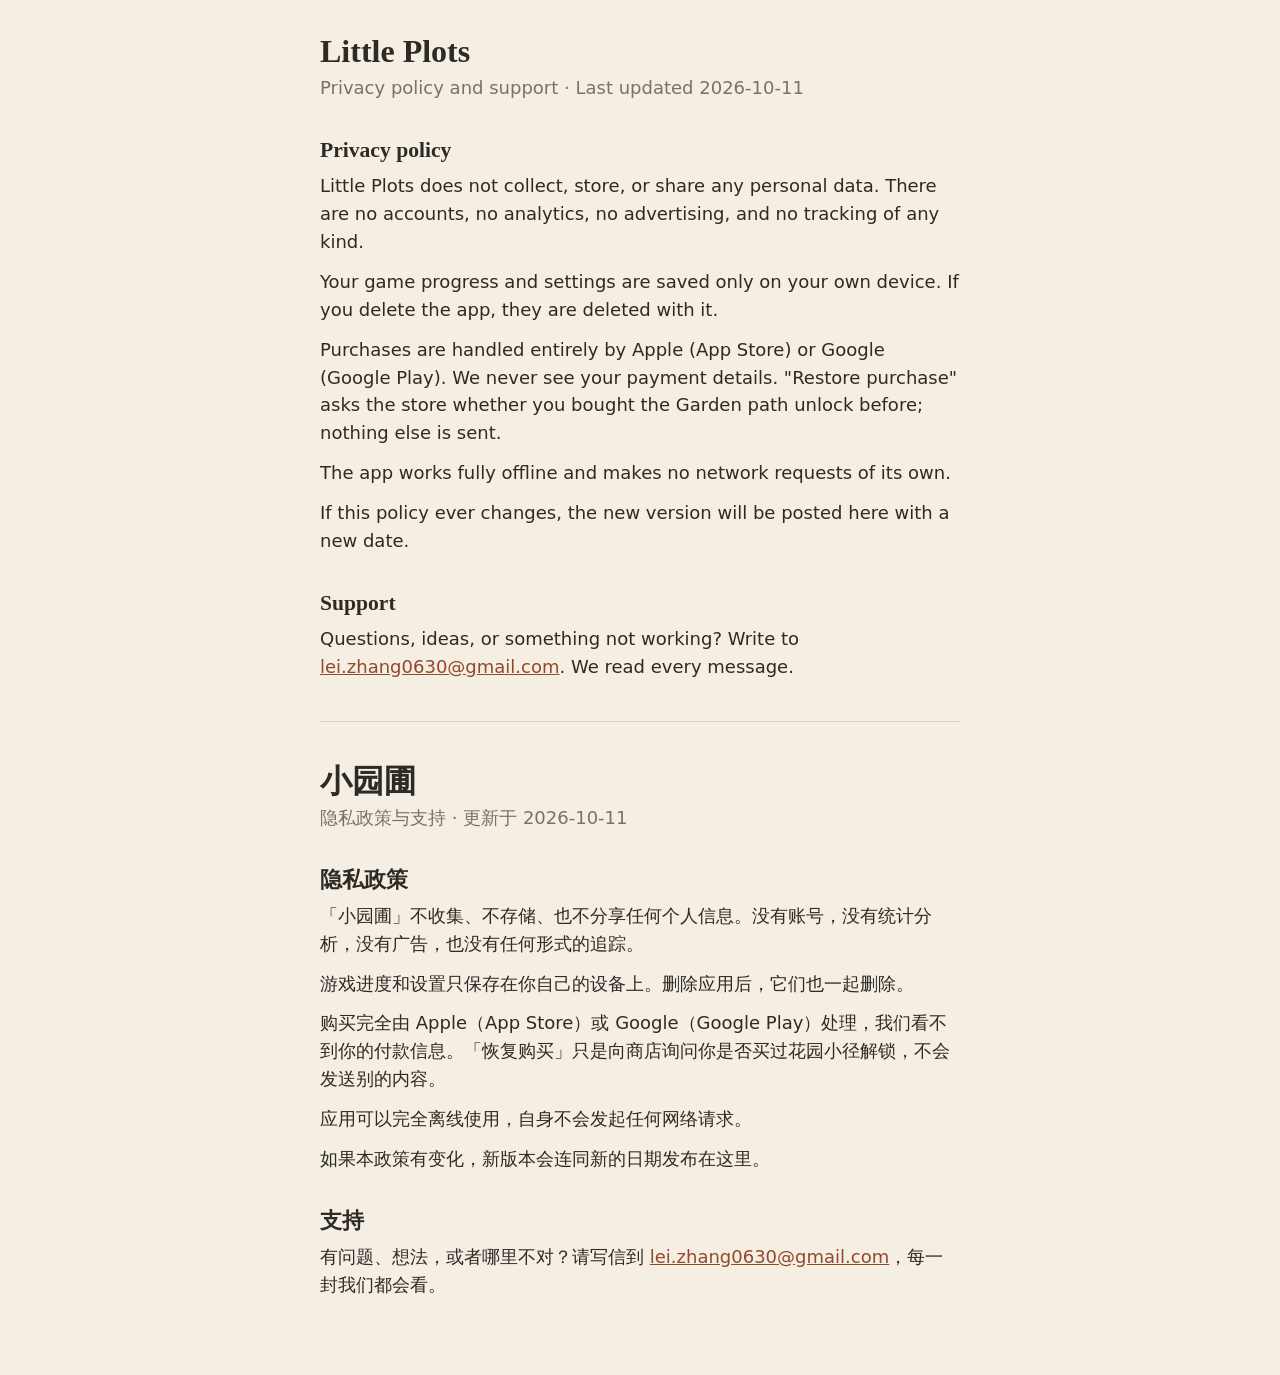
<file: privacy.html>
<!doctype html>
<html lang="en">
<head>
<meta charset="utf-8">
<meta name="viewport" content="width=device-width, initial-scale=1">
<title>Little Plots — Privacy & Support</title>
<style>
  :root { color-scheme: light; }
  body { margin: 0; padding: 32px 20px 64px; background: #F4EEE3; color: #2E2A25; font: 18px/1.55 system-ui, -apple-system, "PingFang SC", "Hiragino Sans GB", sans-serif; }
  main { max-width: 640px; margin: 0 auto; }
  h1, h2 { font-family: "Iowan Old Style", Palatino, "Songti SC", Georgia, serif; font-weight: 600; line-height: 1.2; }
  h1 { font-size: 2rem; margin: 0 0 4px; }
  h2 { font-size: 1.35rem; margin: 36px 0 8px; }
  p { margin: 0 0 12px; }
  .muted { color: #7A716A; }
  hr { border: 0; border-top: 1px solid #DDD3C2; margin: 40px 0; }
  a { color: #94492A; }
</style>
</head>
<body>
<main>
  <h1>Little Plots</h1>
  <p class="muted">Privacy policy and support · Last updated 2026-10-11</p>

  <h2>Privacy policy</h2>
  <p>Little Plots does not collect, store, or share any personal data. There are no accounts, no analytics, no advertising, and no tracking of any kind.</p>
  <p>Your game progress and settings are saved only on your own device. If you delete the app, they are deleted with it.</p>
  <p>Purchases are handled entirely by Apple (App Store) or Google (Google Play). We never see your payment details. "Restore purchase" asks the store whether you bought the Garden path unlock before; nothing else is sent.</p>
  <p>The app works fully offline and makes no network requests of its own.</p>
  <p>If this policy ever changes, the new version will be posted here with a new date.</p>

  <h2>Support</h2>
  <p>Questions, ideas, or something not working? Write to <a href="mailto:lei.zhang0630@gmail.com">lei.zhang0630@gmail.com</a>. We read every message.</p>

  <hr>

  <h1 lang="zh-CN">小园圃</h1>
  <p class="muted" lang="zh-CN">隐私政策与支持 · 更新于 2026-10-11</p>

  <h2 lang="zh-CN">隐私政策</h2>
  <p lang="zh-CN">「小园圃」不收集、不存储、也不分享任何个人信息。没有账号，没有统计分析，没有广告，也没有任何形式的追踪。</p>
  <p lang="zh-CN">游戏进度和设置只保存在你自己的设备上。删除应用后，它们也一起删除。</p>
  <p lang="zh-CN">购买完全由 Apple（App Store）或 Google（Google Play）处理，我们看不到你的付款信息。「恢复购买」只是向商店询问你是否买过花园小径解锁，不会发送别的内容。</p>
  <p lang="zh-CN">应用可以完全离线使用，自身不会发起任何网络请求。</p>
  <p lang="zh-CN">如果本政策有变化，新版本会连同新的日期发布在这里。</p>

  <h2 lang="zh-CN">支持</h2>
  <p lang="zh-CN">有问题、想法，或者哪里不对？请写信到 <a href="mailto:lei.zhang0630@gmail.com">lei.zhang0630@gmail.com</a>，每一封我们都会看。</p>
</main>
</body>
</html>
</file>
